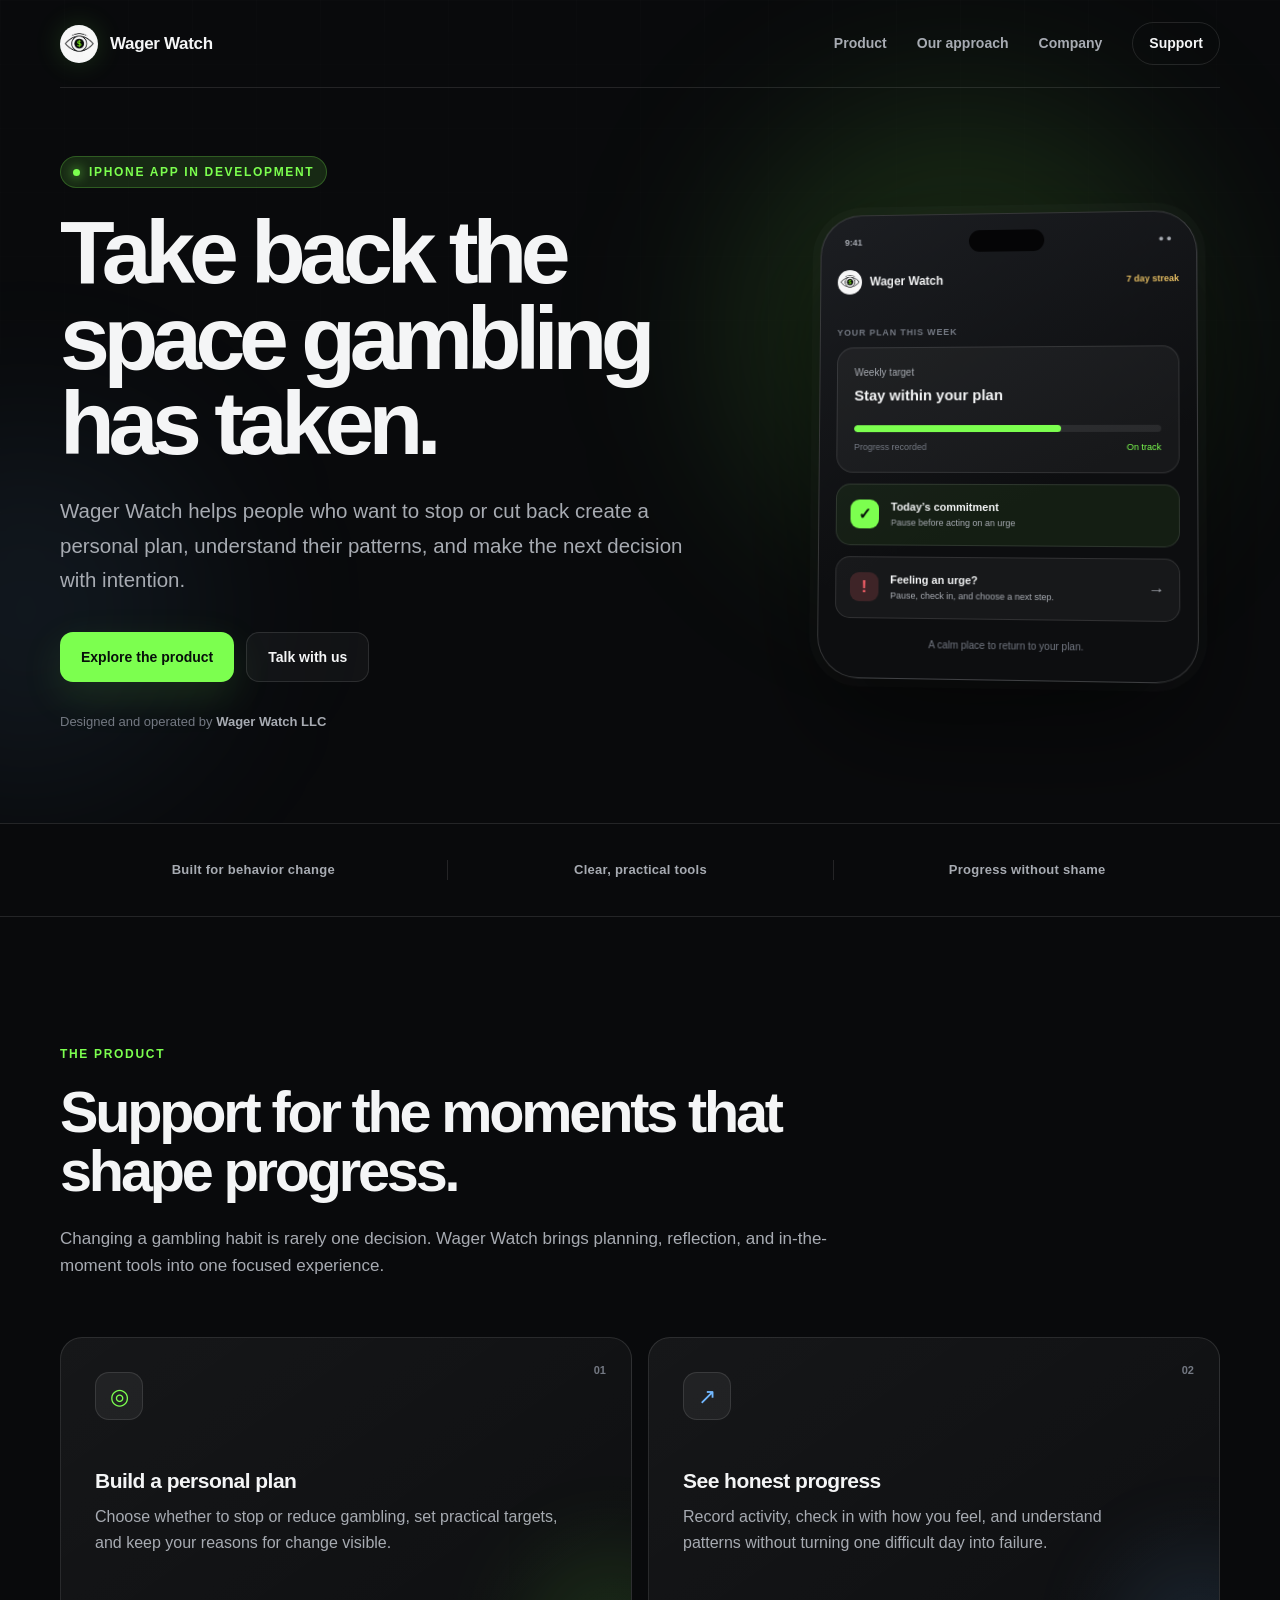
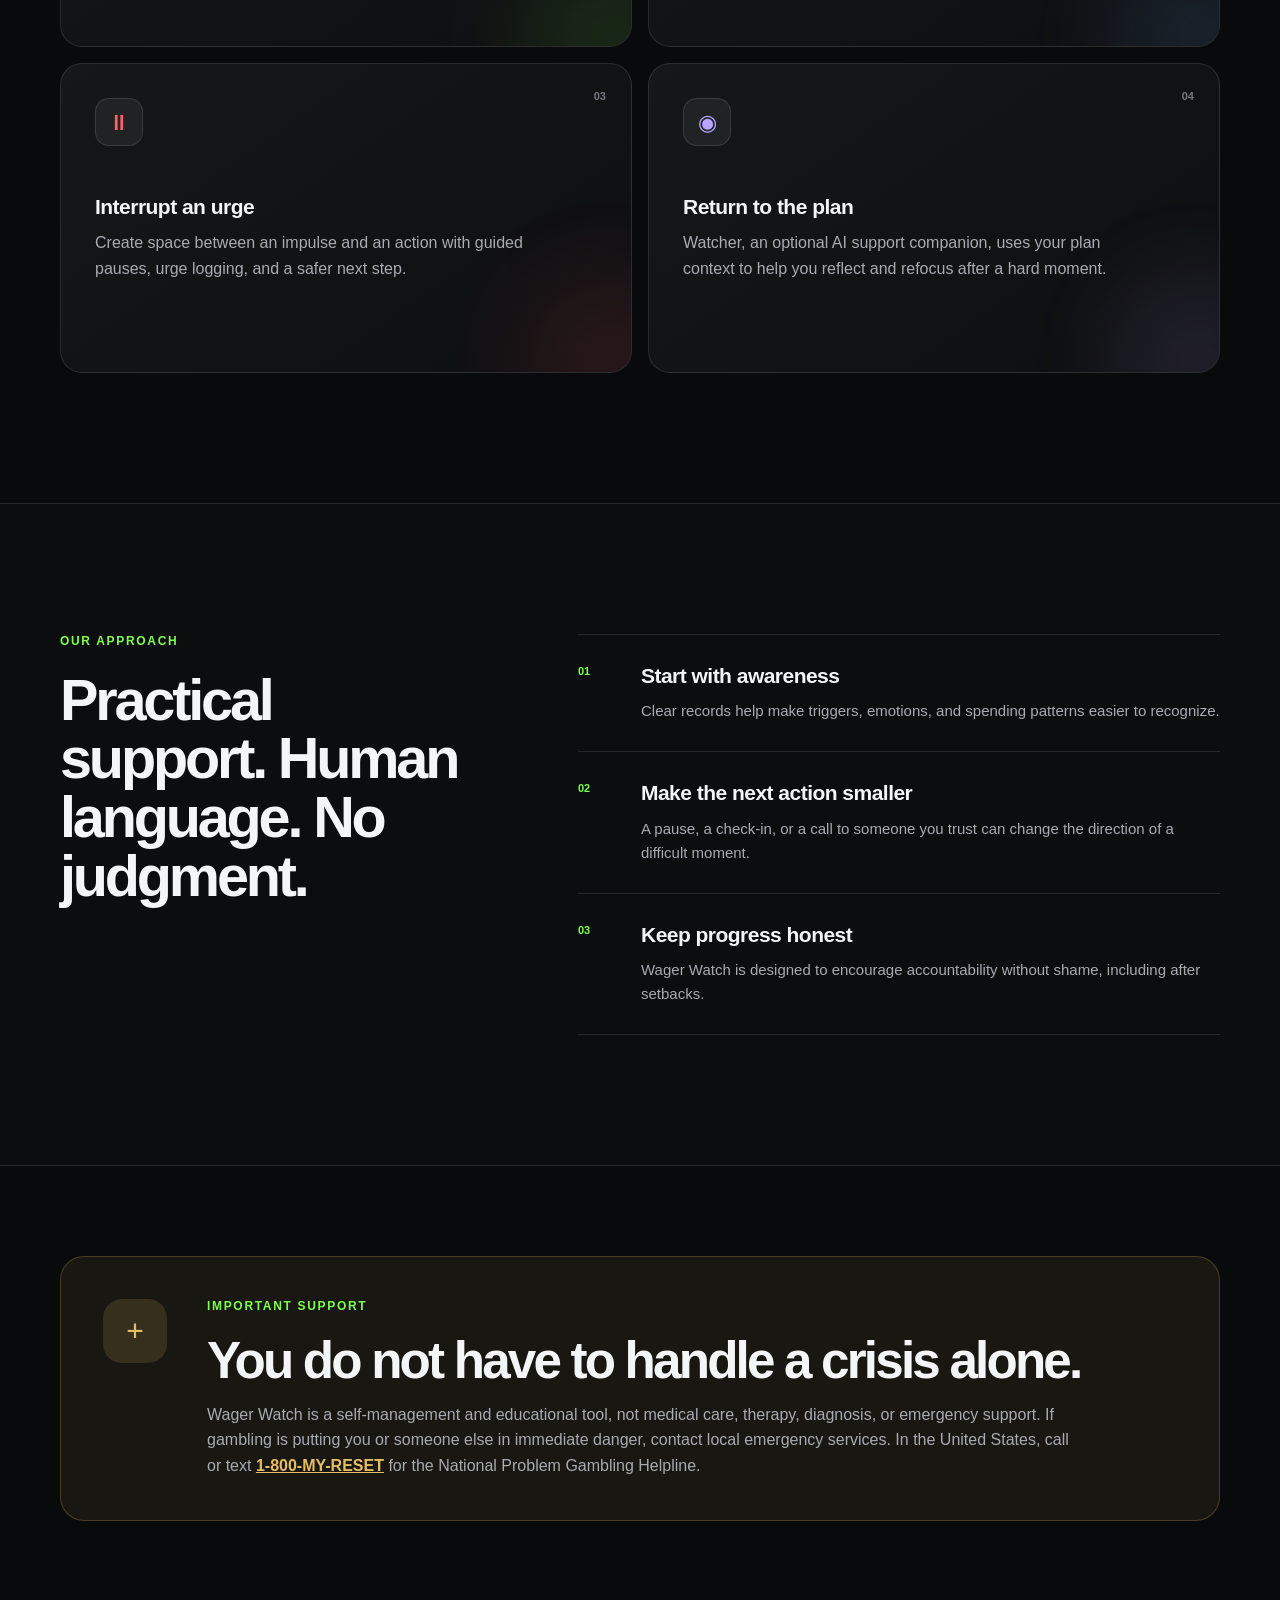
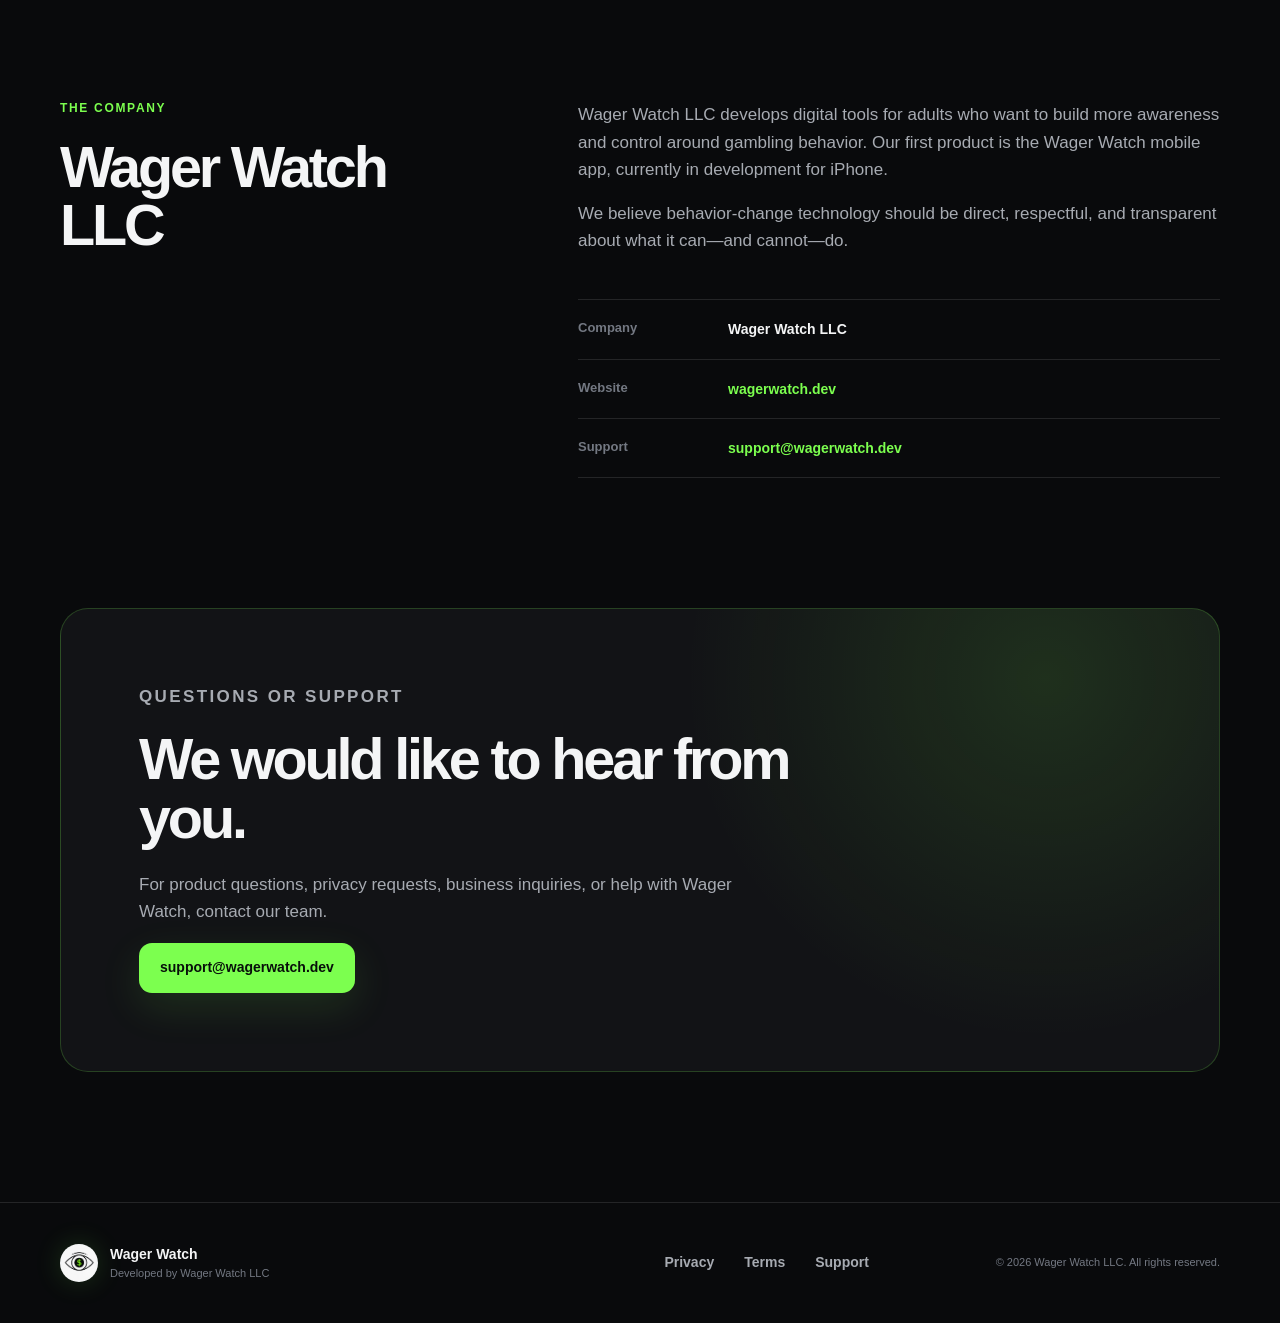
<file: index.html>
<!doctype html>
<html lang="en">
<head>
  <meta charset="utf-8">
  <meta name="viewport" content="width=device-width, initial-scale=1">
  <meta name="description" content="Wager Watch helps adults who want to stop or reduce gambling build a personal plan, track progress, and respond to urges with intention.">
  <meta name="theme-color" content="#090a0c">
  <meta property="og:title" content="Wager Watch — Take back control">
  <meta property="og:description" content="A personal plan and progress companion for people working to change their gambling habits.">
  <meta property="og:type" content="website">
  <meta property="og:url" content="https://wagerwatch.dev/">
  <title>Wager Watch — Take back control</title>
  <link rel="icon" href="wager-watch-logo.png?v=20260822" type="image/png">
  <link rel="stylesheet" href="styles.css?v=20261021-support">
  <script type="application/ld+json">
    {
      "@context": "https://schema.org",
      "@type": "Organization",
      "name": "Wager Watch LLC",
      "url": "https://wagerwatch.dev",
      "email": "support@wagerwatch.dev",
      "description": "Wager Watch LLC develops digital tools that help adults build awareness and control around gambling behavior."
    }
  </script>
</head>
<body>
  <a class="skip-link" href="#main">Skip to content</a>

  <header class="site-header">
    <div class="shell nav-wrap">
      <a class="brand" href="#top" aria-label="Wager Watch home">
        <span class="brand-mark" aria-hidden="true"><img src="wager-watch-logo.png?v=20260822" alt=""></span>
        <span>Wager Watch</span>
      </a>
      <nav aria-label="Primary navigation">
        <a href="#product">Product</a>
        <a href="#approach">Our approach</a>
        <a href="#company">Company</a>
        <a class="nav-contact" href="support.html">Support</a>
      </nav>
    </div>
  </header>

  <main id="main">
    <section class="hero" id="top">
      <div class="hero-glow hero-glow-one" aria-hidden="true"></div>
      <div class="hero-glow hero-glow-two" aria-hidden="true"></div>
      <div class="shell hero-grid">
        <div class="hero-copy">
          <p class="eyebrow"><span class="status-dot"></span> iPhone app in development</p>
          <h1>Take back the space gambling has taken.</h1>
          <p class="hero-lede">Wager Watch helps people who want to stop or cut back create a personal plan, understand their patterns, and make the next decision with intention.</p>
          <div class="hero-actions">
            <a class="button button-primary" href="#product">Explore the product</a>
            <a class="button button-secondary" href="mailto:support@wagerwatch.dev">Talk with us</a>
          </div>
          <p class="identity-line">Designed and operated by <strong>Wager Watch LLC</strong></p>
        </div>

        <div class="product-preview" aria-label="Illustration of the Wager Watch app dashboard">
          <div class="phone">
            <div class="phone-top"><span>9:41</span><span class="phone-island"></span><span>● ●</span></div>
            <div class="app-brand"><span class="mini-mark"><img src="wager-watch-logo.png?v=20260822" alt=""></span><span>Wager Watch</span><span class="streak">7 day streak</span></div>
            <p class="screen-label">YOUR PLAN THIS WEEK</p>
            <div class="plan-card">
              <div><span class="muted">Weekly target</span><strong>Stay within your plan</strong></div>
              <div class="progress-track"><span></span></div>
              <div class="plan-meta"><span>Progress recorded</span><span>On track</span></div>
            </div>
            <div class="check-card">
              <span class="check-icon">✓</span>
              <div><strong>Today’s commitment</strong><span>Pause before acting on an urge</span></div>
            </div>
            <div class="urge-card">
              <div class="urge-icon">!</div>
              <div><strong>Feeling an urge?</strong><span>Pause, check in, and choose a next step.</span></div>
              <span class="arrow">→</span>
            </div>
            <p class="preview-note">A calm place to return to your plan.</p>
          </div>
        </div>
      </div>
    </section>

    <section class="trust-strip" aria-label="Product principles">
      <div class="shell trust-grid">
        <span>Built for behavior change</span>
        <span>Clear, practical tools</span>
        <span>Progress without shame</span>
      </div>
    </section>

    <section class="section" id="product">
      <div class="shell">
        <div class="section-heading">
          <p class="kicker">The product</p>
          <h2>Support for the moments that shape progress.</h2>
          <p>Changing a gambling habit is rarely one decision. Wager Watch brings planning, reflection, and in-the-moment tools into one focused experience.</p>
        </div>
        <div class="feature-grid">
          <article class="feature-card feature-plan">
            <span class="feature-number">01</span>
            <div class="feature-icon" aria-hidden="true">◎</div>
            <h3>Build a personal plan</h3>
            <p>Choose whether to stop or reduce gambling, set practical targets, and keep your reasons for change visible.</p>
          </article>
          <article class="feature-card feature-track">
            <span class="feature-number">02</span>
            <div class="feature-icon" aria-hidden="true">↗</div>
            <h3>See honest progress</h3>
            <p>Record activity, check in with how you feel, and understand patterns without turning one difficult day into failure.</p>
          </article>
          <article class="feature-card feature-urge">
            <span class="feature-number">03</span>
            <div class="feature-icon" aria-hidden="true">⏸</div>
            <h3>Interrupt an urge</h3>
            <p>Create space between an impulse and an action with guided pauses, urge logging, and a safer next step.</p>
          </article>
          <article class="feature-card feature-watcher">
            <span class="feature-number">04</span>
            <div class="feature-icon" aria-hidden="true">◉</div>
            <h3>Return to the plan</h3>
            <p>Watcher, an optional AI support companion, uses your plan context to help you reflect and refocus after a hard moment.</p>
          </article>
        </div>
      </div>
    </section>

    <section class="section approach-section" id="approach">
      <div class="shell approach-grid">
        <div>
          <p class="kicker">Our approach</p>
          <h2>Practical support. Human language. No judgment.</h2>
        </div>
        <div class="principles">
          <article>
            <span>01</span>
            <div><h3>Start with awareness</h3><p>Clear records help make triggers, emotions, and spending patterns easier to recognize.</p></div>
          </article>
          <article>
            <span>02</span>
            <div><h3>Make the next action smaller</h3><p>A pause, a check-in, or a call to someone you trust can change the direction of a difficult moment.</p></div>
          </article>
          <article>
            <span>03</span>
            <div><h3>Keep progress honest</h3><p>Wager Watch is designed to encourage accountability without shame, including after setbacks.</p></div>
          </article>
        </div>
      </div>
    </section>

    <section class="section safety-section">
      <div class="shell safety-card">
        <div class="safety-mark" aria-hidden="true">+</div>
        <div>
          <p class="kicker">Important support</p>
          <h2>You do not have to handle a crisis alone.</h2>
          <p>Wager Watch is a self-management and educational tool, not medical care, therapy, diagnosis, or emergency support. If gambling is putting you or someone else in immediate danger, contact local emergency services. In the United States, call or text <a href="tel:18006973738">1-800-MY-RESET</a> for the National Problem Gambling Helpline.</p>
        </div>
      </div>
    </section>

    <section class="section company-section" id="company">
      <div class="shell company-grid">
        <div>
          <p class="kicker">The company</p>
          <h2>Wager Watch LLC</h2>
        </div>
        <div class="company-copy">
          <p>Wager Watch LLC develops digital tools for adults who want to build more awareness and control around gambling behavior. Our first product is the Wager Watch mobile app, currently in development for iPhone.</p>
          <p>We believe behavior-change technology should be direct, respectful, and transparent about what it can—and cannot—do.</p>
          <dl class="company-details">
            <div><dt>Company</dt><dd>Wager Watch LLC</dd></div>
            <div><dt>Website</dt><dd><a href="https://wagerwatch.dev">wagerwatch.dev</a></dd></div>
            <div><dt>Support</dt><dd><a href="mailto:support@wagerwatch.dev">support@wagerwatch.dev</a></dd></div>
          </dl>
        </div>
      </div>
    </section>

    <section class="contact-section">
      <div class="shell contact-card">
        <p class="kicker">Questions or support</p>
        <h2>We would like to hear from you.</h2>
        <p>For product questions, privacy requests, business inquiries, or help with Wager Watch, contact our team.</p>
        <a class="button button-primary" href="mailto:support@wagerwatch.dev">support@wagerwatch.dev</a>
      </div>
    </section>
  </main>

  <footer>
    <div class="shell footer-grid">
      <div class="footer-brand"><span class="brand-mark" aria-hidden="true"><img src="wager-watch-logo.png?v=20260822" alt=""></span><div><strong>Wager Watch</strong><span>Developed by Wager Watch LLC</span></div></div>
      <nav aria-label="Legal navigation">
        <a href="privacy.html">Privacy</a>
        <a href="terms.html">Terms</a>
        <a href="support.html">Support</a>
      </nav>
      <p>© 2026 Wager Watch LLC. All rights reserved.</p>
    </div>
  </footer>
</body>
</html>
</file>
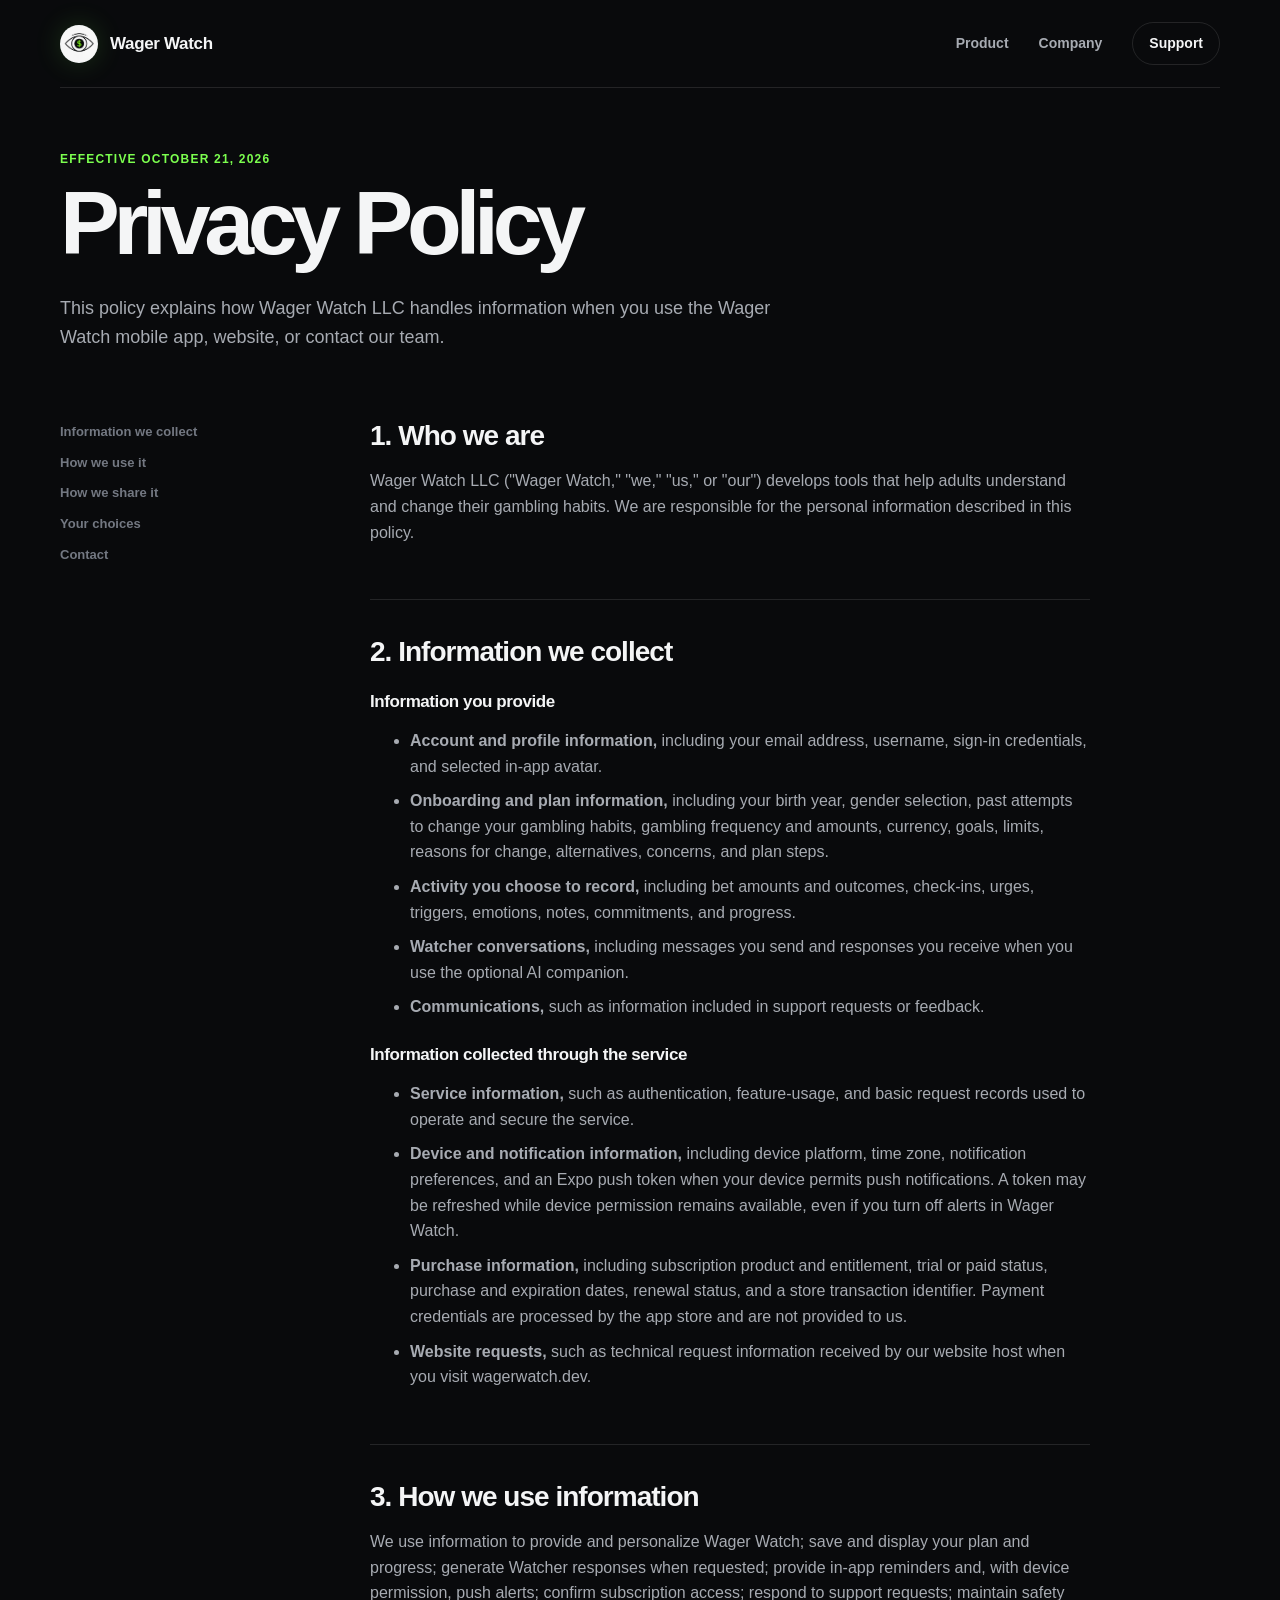
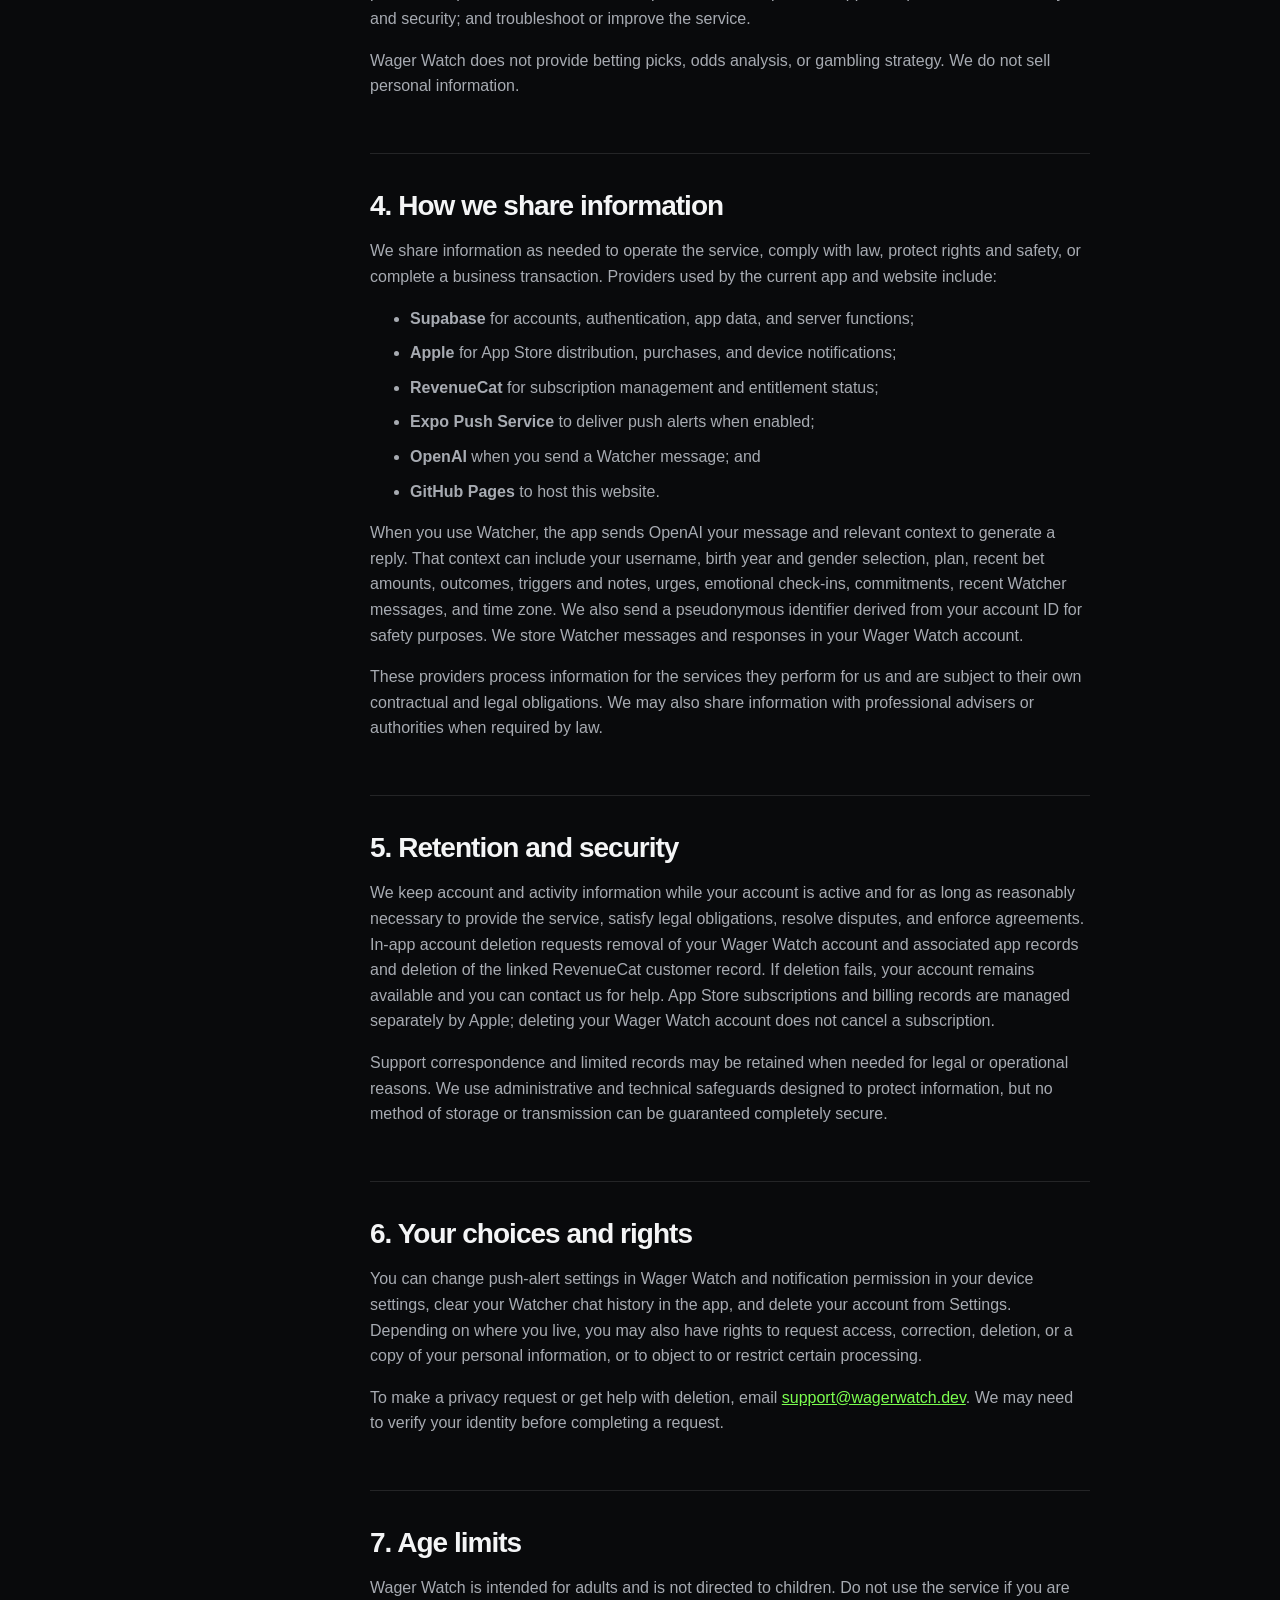
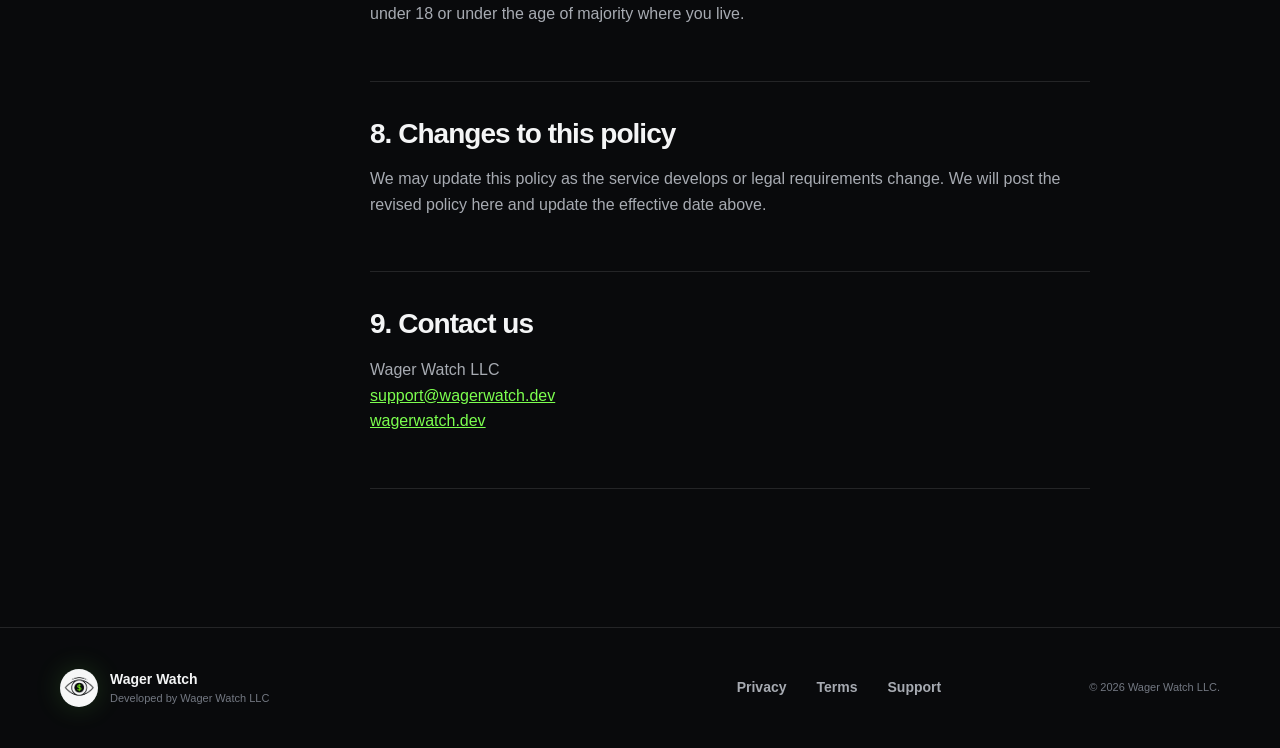
<file: privacy.html>
<!doctype html>
<html lang="en">
<head>
  <meta charset="utf-8">
  <meta name="viewport" content="width=device-width, initial-scale=1">
  <meta name="description" content="Wager Watch privacy policy.">
  <meta name="theme-color" content="#090a0c">
  <title>Privacy Policy — Wager Watch</title>
  <link rel="icon" href="wager-watch-logo.png?v=20260822" type="image/png">
  <link rel="stylesheet" href="styles.css?v=20261021-support">
</head>
<body>
  <a class="skip-link" href="#main">Skip to content</a>
  <header class="site-header">
    <div class="shell nav-wrap">
      <a class="brand" href="index.html" aria-label="Wager Watch home"><span class="brand-mark" aria-hidden="true"><img src="wager-watch-logo.png?v=20260822" alt=""></span><span>Wager Watch</span></a>
      <nav aria-label="Primary navigation"><a href="index.html#product">Product</a><a href="index.html#company">Company</a><a class="nav-contact" href="support.html">Support</a></nav>
    </div>
  </header>
  <main class="legal-main" id="main">
    <div class="shell">
      <header class="legal-header">
        <p class="legal-meta">Effective October 21, 2026</p>
        <h1>Privacy Policy</h1>
        <p>This policy explains how Wager Watch LLC handles information when you use the Wager Watch mobile app, website, or contact our team.</p>
      </header>
      <div class="legal-layout">
        <nav class="legal-nav" aria-label="Privacy policy sections"><a href="#collect">Information we collect</a><a href="#use">How we use it</a><a href="#share">How we share it</a><a href="#choices">Your choices</a><a href="#contact">Contact</a></nav>
        <div class="legal-content">
          <section id="overview"><h2>1. Who we are</h2><p>Wager Watch LLC ("Wager Watch," "we," "us," or "our") develops tools that help adults understand and change their gambling habits. We are responsible for the personal information described in this policy.</p></section>
          <section id="collect"><h2>2. Information we collect</h2><h3>Information you provide</h3><ul><li><strong>Account and profile information,</strong> including your email address, username, sign-in credentials, and selected in-app avatar.</li><li><strong>Onboarding and plan information,</strong> including your birth year, gender selection, past attempts to change your gambling habits, gambling frequency and amounts, currency, goals, limits, reasons for change, alternatives, concerns, and plan steps.</li><li><strong>Activity you choose to record,</strong> including bet amounts and outcomes, check-ins, urges, triggers, emotions, notes, commitments, and progress.</li><li><strong>Watcher conversations,</strong> including messages you send and responses you receive when you use the optional AI companion.</li><li><strong>Communications,</strong> such as information included in support requests or feedback.</li></ul><h3>Information collected through the service</h3><ul><li><strong>Service information,</strong> such as authentication, feature-usage, and basic request records used to operate and secure the service.</li><li><strong>Device and notification information,</strong> including device platform, time zone, notification preferences, and an Expo push token when your device permits push notifications. A token may be refreshed while device permission remains available, even if you turn off alerts in Wager Watch.</li><li><strong>Purchase information,</strong> including subscription product and entitlement, trial or paid status, purchase and expiration dates, renewal status, and a store transaction identifier. Payment credentials are processed by the app store and are not provided to us.</li><li><strong>Website requests,</strong> such as technical request information received by our website host when you visit wagerwatch.dev.</li></ul></section>
          <section id="use"><h2>3. How we use information</h2><p>We use information to provide and personalize Wager Watch; save and display your plan and progress; generate Watcher responses when requested; provide in-app reminders and, with device permission, push alerts; confirm subscription access; respond to support requests; maintain safety and security; and troubleshoot or improve the service.</p><p>Wager Watch does not provide betting picks, odds analysis, or gambling strategy. We do not sell personal information.</p></section>
          <section id="share"><h2>4. How we share information</h2><p>We share information as needed to operate the service, comply with law, protect rights and safety, or complete a business transaction. Providers used by the current app and website include:</p><ul><li><strong>Supabase</strong> for accounts, authentication, app data, and server functions;</li><li><strong>Apple</strong> for App Store distribution, purchases, and device notifications;</li><li><strong>RevenueCat</strong> for subscription management and entitlement status;</li><li><strong>Expo Push Service</strong> to deliver push alerts when enabled;</li><li><strong>OpenAI</strong> when you send a Watcher message; and</li><li><strong>GitHub Pages</strong> to host this website.</li></ul><p>When you use Watcher, the app sends OpenAI your message and relevant context to generate a reply. That context can include your username, birth year and gender selection, plan, recent bet amounts, outcomes, triggers and notes, urges, emotional check-ins, commitments, recent Watcher messages, and time zone. We also send a pseudonymous identifier derived from your account ID for safety purposes. We store Watcher messages and responses in your Wager Watch account.</p><p>These providers process information for the services they perform for us and are subject to their own contractual and legal obligations. We may also share information with professional advisers or authorities when required by law.</p></section>
          <section id="retention"><h2>5. Retention and security</h2><p>We keep account and activity information while your account is active and for as long as reasonably necessary to provide the service, satisfy legal obligations, resolve disputes, and enforce agreements. In-app account deletion requests removal of your Wager Watch account and associated app records and deletion of the linked RevenueCat customer record. If deletion fails, your account remains available and you can contact us for help. App Store subscriptions and billing records are managed separately by Apple; deleting your Wager Watch account does not cancel a subscription.</p><p>Support correspondence and limited records may be retained when needed for legal or operational reasons. We use administrative and technical safeguards designed to protect information, but no method of storage or transmission can be guaranteed completely secure.</p></section>
          <section id="choices"><h2>6. Your choices and rights</h2><p>You can change push-alert settings in Wager Watch and notification permission in your device settings, clear your Watcher chat history in the app, and delete your account from Settings. Depending on where you live, you may also have rights to request access, correction, deletion, or a copy of your personal information, or to object to or restrict certain processing.</p><p>To make a privacy request or get help with deletion, email <a href="mailto:support@wagerwatch.dev">support@wagerwatch.dev</a>. We may need to verify your identity before completing a request.</p></section>
          <section id="age"><h2>7. Age limits</h2><p>Wager Watch is intended for adults and is not directed to children. Do not use the service if you are under 18 or under the age of majority where you live.</p></section>
          <section id="changes"><h2>8. Changes to this policy</h2><p>We may update this policy as the service develops or legal requirements change. We will post the revised policy here and update the effective date above.</p></section>
          <section id="contact"><h2>9. Contact us</h2><p>Wager Watch LLC<br><a href="mailto:support@wagerwatch.dev">support@wagerwatch.dev</a><br><a href="https://wagerwatch.dev">wagerwatch.dev</a></p></section>
        </div>
      </div>
    </div>
  </main>
  <footer><div class="shell footer-grid"><div class="footer-brand"><span class="brand-mark" aria-hidden="true"><img src="wager-watch-logo.png?v=20260822" alt=""></span><div><strong>Wager Watch</strong><span>Developed by Wager Watch LLC</span></div></div><nav aria-label="Legal navigation"><a href="privacy.html">Privacy</a><a href="terms.html">Terms</a><a href="support.html">Support</a></nav><p>© 2026 Wager Watch LLC.</p></div></footer>
</body>
</html>
</file>
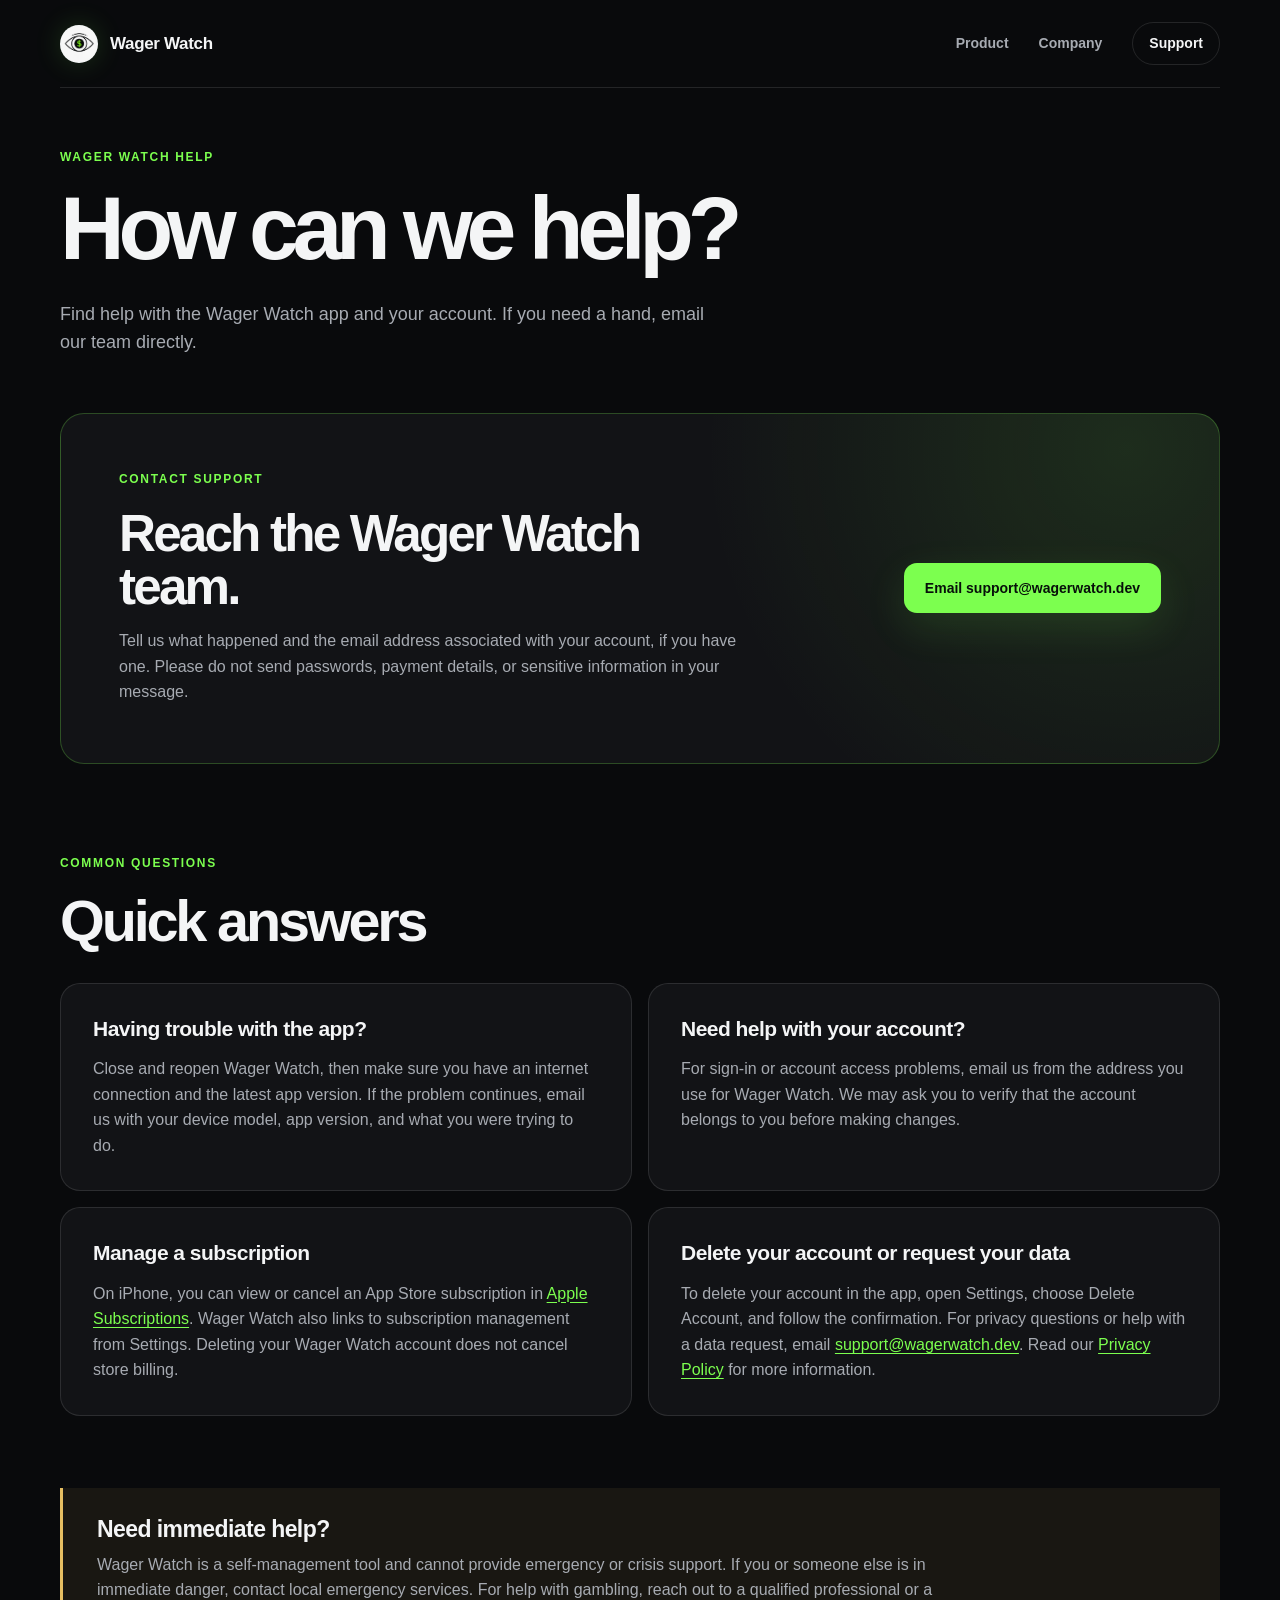
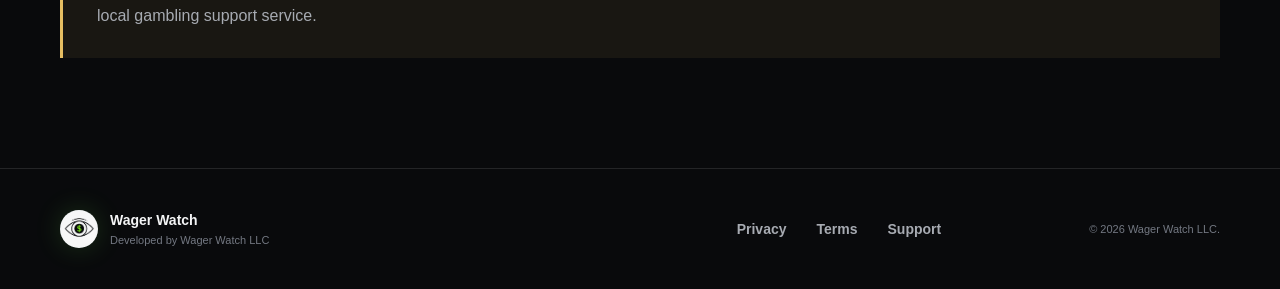
<file: support.html>
<!doctype html>
<html lang="en">
<head>
  <meta charset="utf-8">
  <meta name="viewport" content="width=device-width, initial-scale=1">
  <meta name="description" content="Get help with the Wager Watch app, your account, subscriptions, and privacy requests.">
  <meta name="theme-color" content="#090a0c">
  <meta property="og:title" content="Support — Wager Watch">
  <meta property="og:description" content="Help with the Wager Watch app, account, subscriptions, and privacy requests.">
  <meta property="og:type" content="website">
  <meta property="og:url" content="https://wagerwatch.dev/support.html">
  <title>Support — Wager Watch</title>
  <link rel="canonical" href="https://wagerwatch.dev/support.html">
  <link rel="icon" href="wager-watch-logo.png?v=20260822" type="image/png">
  <link rel="stylesheet" href="styles.css?v=20261021-support">
</head>
<body>
  <a class="skip-link" href="#main">Skip to content</a>
  <header class="site-header">
    <div class="shell nav-wrap">
      <a class="brand" href="index.html" aria-label="Wager Watch home"><span class="brand-mark" aria-hidden="true"><img src="wager-watch-logo.png?v=20260822" alt=""></span><span>Wager Watch</span></a>
      <nav aria-label="Primary navigation"><a href="index.html#product">Product</a><a href="index.html#company">Company</a><a class="nav-contact" href="support.html" aria-current="page">Support</a></nav>
    </div>
  </header>

  <main class="support-main" id="main">
    <div class="shell">
      <header class="support-header">
        <p class="kicker">Wager Watch help</p>
        <h1>How can we help?</h1>
        <p>Find help with the Wager Watch app and your account. If you need a hand, email our team directly.</p>
      </header>

      <section class="support-contact" aria-labelledby="contact-title">
        <div>
          <p class="kicker">Contact support</p>
          <h2 id="contact-title">Reach the Wager Watch team.</h2>
          <p>Tell us what happened and the email address associated with your account, if you have one. Please do not send passwords, payment details, or sensitive information in your message.</p>
        </div>
        <a class="button button-primary" href="mailto:support@wagerwatch.dev?subject=Wager%20Watch%20support">Email support@wagerwatch.dev</a>
      </section>

      <section class="support-help" aria-labelledby="help-title">
        <div class="support-section-heading">
          <p class="kicker">Common questions</p>
          <h2 id="help-title">Quick answers</h2>
        </div>
        <div class="support-grid">
          <article class="support-card">
            <h3>Having trouble with the app?</h3>
            <p>Close and reopen Wager Watch, then make sure you have an internet connection and the latest app version. If the problem continues, email us with your device model, app version, and what you were trying to do.</p>
          </article>
          <article class="support-card">
            <h3>Need help with your account?</h3>
            <p>For sign-in or account access problems, email us from the address you use for Wager Watch. We may ask you to verify that the account belongs to you before making changes.</p>
          </article>
          <article class="support-card">
            <h3>Manage a subscription</h3>
            <p>On iPhone, you can view or cancel an App Store subscription in <a href="https://apps.apple.com/account/subscriptions">Apple Subscriptions</a>. Wager Watch also links to subscription management from Settings. Deleting your Wager Watch account does not cancel store billing.</p>
          </article>
          <article class="support-card">
            <h3>Delete your account or request your data</h3>
            <p>To delete your account in the app, open Settings, choose Delete Account, and follow the confirmation. For privacy questions or help with a data request, email <a href="mailto:support@wagerwatch.dev?subject=Wager%20Watch%20privacy%20request">support@wagerwatch.dev</a>. Read our <a href="privacy.html">Privacy Policy</a> for more information.</p>
          </article>
        </div>
      </section>

      <aside class="support-safety" aria-label="Immediate help">
        <h2>Need immediate help?</h2>
        <p>Wager Watch is a self-management tool and cannot provide emergency or crisis support. If you or someone else is in immediate danger, contact local emergency services. For help with gambling, reach out to a qualified professional or a local gambling support service.</p>
      </aside>
    </div>
  </main>

  <footer>
    <div class="shell footer-grid">
      <div class="footer-brand"><span class="brand-mark" aria-hidden="true"><img src="wager-watch-logo.png?v=20260822" alt=""></span><div><strong>Wager Watch</strong><span>Developed by Wager Watch LLC</span></div></div>
      <nav aria-label="Footer navigation"><a href="privacy.html">Privacy</a><a href="terms.html">Terms</a><a href="support.html" aria-current="page">Support</a></nav>
      <p>© 2026 Wager Watch LLC.</p>
    </div>
  </footer>
</body>
</html>
</file>
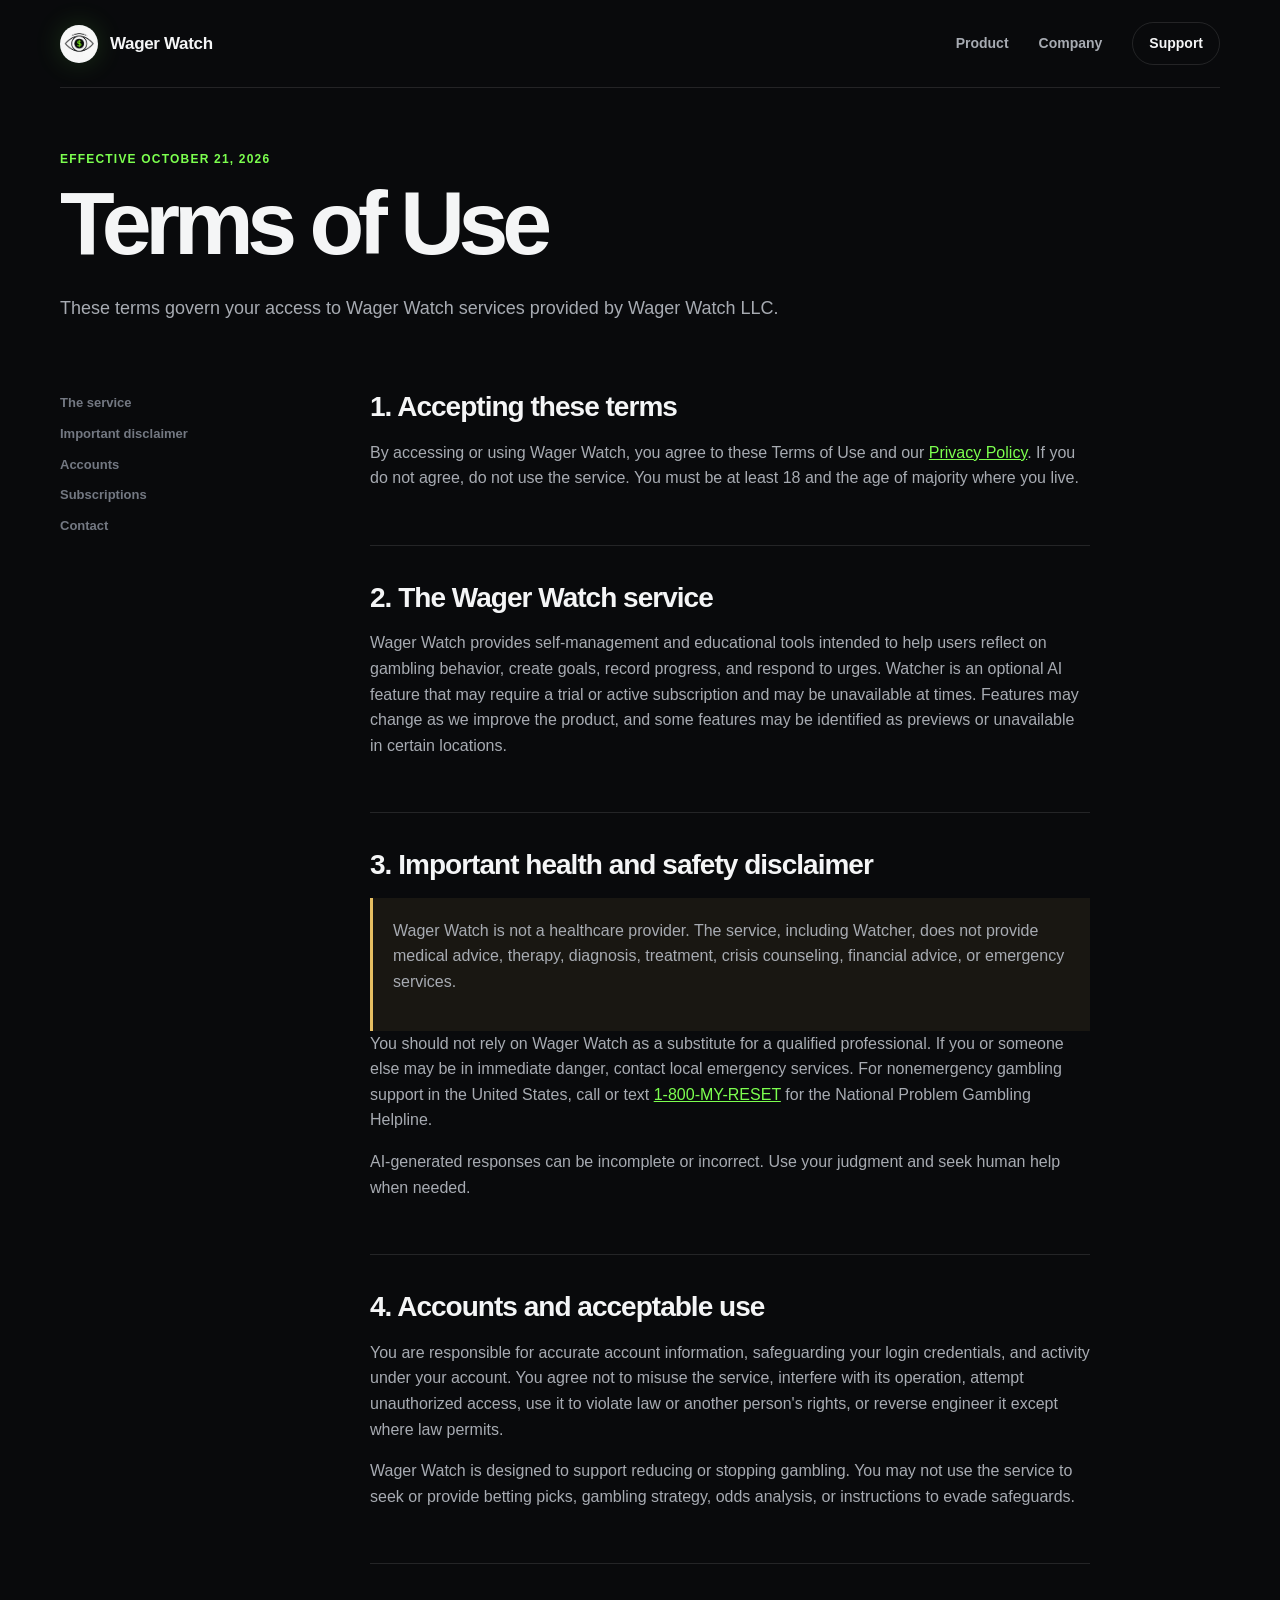
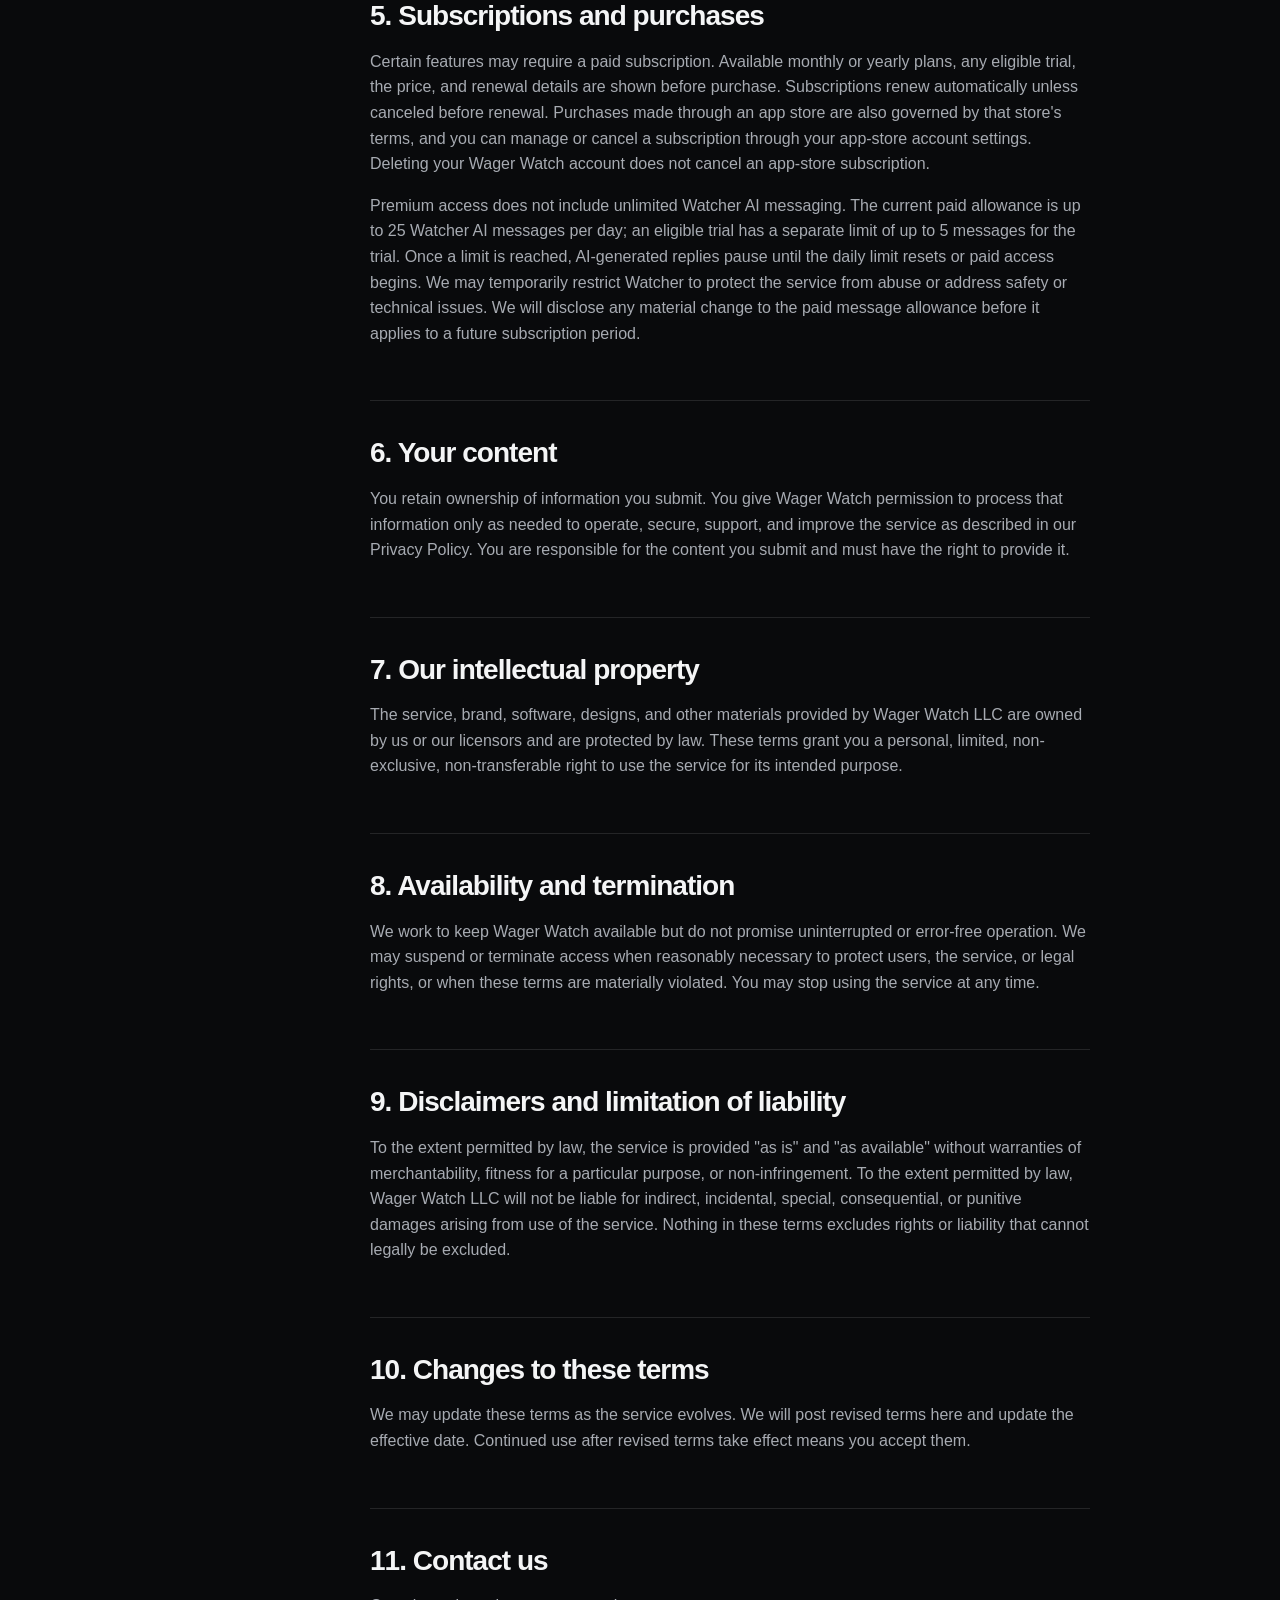
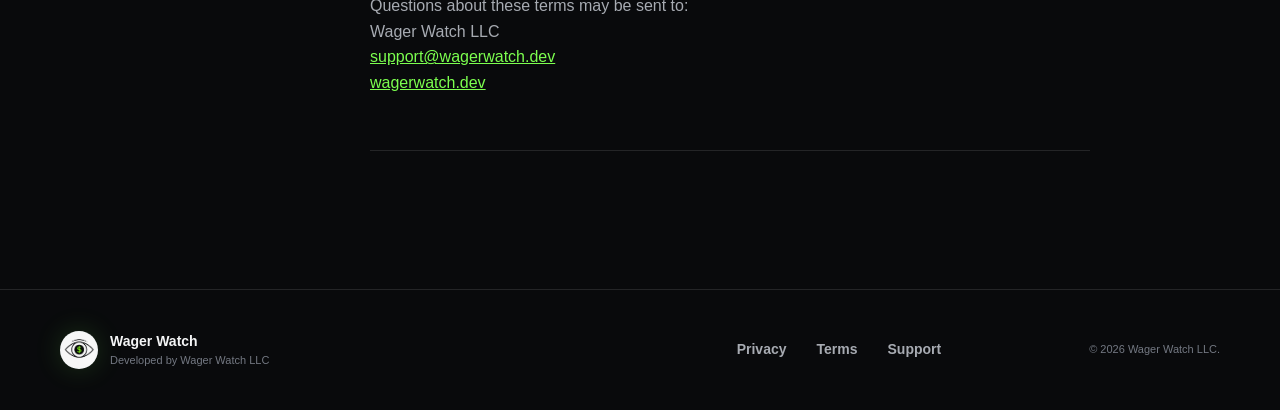
<file: terms.html>
<!doctype html>
<html lang="en">
<head>
  <meta charset="utf-8">
  <meta name="viewport" content="width=device-width, initial-scale=1">
  <meta name="description" content="Wager Watch terms of use.">
  <meta name="theme-color" content="#090a0c">
  <title>Terms of Use — Wager Watch</title>
  <link rel="icon" href="wager-watch-logo.png?v=20260822" type="image/png">
  <link rel="stylesheet" href="styles.css?v=20261021-support">
</head>
<body>
  <a class="skip-link" href="#main">Skip to content</a>
  <header class="site-header"><div class="shell nav-wrap"><a class="brand" href="index.html" aria-label="Wager Watch home"><span class="brand-mark" aria-hidden="true"><img src="wager-watch-logo.png?v=20260822" alt=""></span><span>Wager Watch</span></a><nav aria-label="Primary navigation"><a href="index.html#product">Product</a><a href="index.html#company">Company</a><a class="nav-contact" href="support.html">Support</a></nav></div></header>
  <main class="legal-main" id="main">
    <div class="shell">
      <header class="legal-header"><p class="legal-meta">Effective October 21, 2026</p><h1>Terms of Use</h1><p>These terms govern your access to Wager Watch services provided by Wager Watch LLC.</p></header>
      <div class="legal-layout">
        <nav class="legal-nav" aria-label="Terms sections"><a href="#service">The service</a><a href="#health">Important disclaimer</a><a href="#accounts">Accounts</a><a href="#subscriptions">Subscriptions</a><a href="#contact">Contact</a></nav>
        <div class="legal-content">
          <section id="acceptance"><h2>1. Accepting these terms</h2><p>By accessing or using Wager Watch, you agree to these Terms of Use and our <a href="privacy.html">Privacy Policy</a>. If you do not agree, do not use the service. You must be at least 18 and the age of majority where you live.</p></section>
          <section id="service"><h2>2. The Wager Watch service</h2><p>Wager Watch provides self-management and educational tools intended to help users reflect on gambling behavior, create goals, record progress, and respond to urges. Watcher is an optional AI feature that may require a trial or active subscription and may be unavailable at times. Features may change as we improve the product, and some features may be identified as previews or unavailable in certain locations.</p></section>
          <section id="health"><h2>3. Important health and safety disclaimer</h2><div class="notice"><p>Wager Watch is not a healthcare provider. The service, including Watcher, does not provide medical advice, therapy, diagnosis, treatment, crisis counseling, financial advice, or emergency services.</p></div><p>You should not rely on Wager Watch as a substitute for a qualified professional. If you or someone else may be in immediate danger, contact local emergency services. For nonemergency gambling support in the United States, call or text <a href="tel:18006973738">1-800-MY-RESET</a> for the National Problem Gambling Helpline.</p><p>AI-generated responses can be incomplete or incorrect. Use your judgment and seek human help when needed.</p></section>
          <section id="accounts"><h2>4. Accounts and acceptable use</h2><p>You are responsible for accurate account information, safeguarding your login credentials, and activity under your account. You agree not to misuse the service, interfere with its operation, attempt unauthorized access, use it to violate law or another person's rights, or reverse engineer it except where law permits.</p><p>Wager Watch is designed to support reducing or stopping gambling. You may not use the service to seek or provide betting picks, gambling strategy, odds analysis, or instructions to evade safeguards.</p></section>
          <section id="subscriptions"><h2>5. Subscriptions and purchases</h2><p>Certain features may require a paid subscription. Available monthly or yearly plans, any eligible trial, the price, and renewal details are shown before purchase. Subscriptions renew automatically unless canceled before renewal. Purchases made through an app store are also governed by that store's terms, and you can manage or cancel a subscription through your app-store account settings. Deleting your Wager Watch account does not cancel an app-store subscription.</p><p>Premium access does not include unlimited Watcher AI messaging. The current paid allowance is up to 25 Watcher AI messages per day; an eligible trial has a separate limit of up to 5 messages for the trial. Once a limit is reached, AI-generated replies pause until the daily limit resets or paid access begins. We may temporarily restrict Watcher to protect the service from abuse or address safety or technical issues. We will disclose any material change to the paid message allowance before it applies to a future subscription period.</p></section>
          <section id="content"><h2>6. Your content</h2><p>You retain ownership of information you submit. You give Wager Watch permission to process that information only as needed to operate, secure, support, and improve the service as described in our Privacy Policy. You are responsible for the content you submit and must have the right to provide it.</p></section>
          <section id="ownership"><h2>7. Our intellectual property</h2><p>The service, brand, software, designs, and other materials provided by Wager Watch LLC are owned by us or our licensors and are protected by law. These terms grant you a personal, limited, non-exclusive, non-transferable right to use the service for its intended purpose.</p></section>
          <section id="availability"><h2>8. Availability and termination</h2><p>We work to keep Wager Watch available but do not promise uninterrupted or error-free operation. We may suspend or terminate access when reasonably necessary to protect users, the service, or legal rights, or when these terms are materially violated. You may stop using the service at any time.</p></section>
          <section id="liability"><h2>9. Disclaimers and limitation of liability</h2><p>To the extent permitted by law, the service is provided "as is" and "as available" without warranties of merchantability, fitness for a particular purpose, or non-infringement. To the extent permitted by law, Wager Watch LLC will not be liable for indirect, incidental, special, consequential, or punitive damages arising from use of the service. Nothing in these terms excludes rights or liability that cannot legally be excluded.</p></section>
          <section id="changes"><h2>10. Changes to these terms</h2><p>We may update these terms as the service evolves. We will post revised terms here and update the effective date. Continued use after revised terms take effect means you accept them.</p></section>
          <section id="contact"><h2>11. Contact us</h2><p>Questions about these terms may be sent to:<br>Wager Watch LLC<br><a href="mailto:support@wagerwatch.dev">support@wagerwatch.dev</a><br><a href="https://wagerwatch.dev">wagerwatch.dev</a></p></section>
        </div>
      </div>
    </div>
  </main>
  <footer><div class="shell footer-grid"><div class="footer-brand"><span class="brand-mark" aria-hidden="true"><img src="wager-watch-logo.png?v=20260822" alt=""></span><div><strong>Wager Watch</strong><span>Developed by Wager Watch LLC</span></div></div><nav aria-label="Legal navigation"><a href="privacy.html">Privacy</a><a href="terms.html">Terms</a><a href="support.html">Support</a></nav><p>© 2026 Wager Watch LLC.</p></div></footer>
</body>
</html>
</file>
<file: styles.css>
:root {
  --bg: #090a0c;
  --surface: #121316;
  --surface-raised: #1a1c20;
  --text: #f4f5f6;
  --muted: #a7abb2;
  --subtle: #737882;
  --line: rgba(255, 255, 255, 0.11);
  --lime: #7cff4f;
  --lime-soft: rgba(124, 255, 79, 0.13);
  --blue: #72b8ff;
  --lavender: #b7a5ff;
  --amber: #e6be62;
  --red: #ff626b;
  --shell: 1160px;
}

* { box-sizing: border-box; }
html { scroll-behavior: smooth; }
body {
  margin: 0;
  background: var(--bg);
  color: var(--text);
  font-family: Inter, ui-sans-serif, -apple-system, BlinkMacSystemFont, "Segoe UI", sans-serif;
  font-size: 16px;
  line-height: 1.6;
  -webkit-font-smoothing: antialiased;
}
a { color: inherit; }
.shell { width: min(var(--shell), calc(100% - 48px)); margin-inline: auto; }
.skip-link { position: fixed; left: 16px; top: -80px; z-index: 100; padding: 12px 18px; background: var(--lime); color: #07100a; border-radius: 10px; font-weight: 800; }
.skip-link:focus { top: 16px; }

.site-header { position: absolute; inset: 0 0 auto; z-index: 10; }
.nav-wrap { height: 88px; display: flex; align-items: center; justify-content: space-between; border-bottom: 1px solid var(--line); }
.brand { display: flex; align-items: center; gap: 12px; color: var(--text); text-decoration: none; font-size: 17px; font-weight: 760; letter-spacing: -0.02em; }
.brand-mark { width: 38px; height: 38px; display: inline-grid; place-items: center; overflow: hidden; border: 1px solid rgba(255,255,255,.18); border-radius: 50%; background: var(--text); box-shadow: 0 0 28px rgba(124, 255, 79, 0.16); }
.brand-mark img { width: 34px; height: 34px; display: block; object-fit: contain; }
nav { display: flex; align-items: center; gap: 30px; }
nav a { color: var(--muted); text-decoration: none; font-size: 14px; font-weight: 650; transition: color .2s ease; }
nav a:hover, nav a:focus-visible { color: var(--text); }
.nav-contact { padding: 9px 16px; border: 1px solid var(--line); border-radius: 999px; color: var(--text); }

.hero { position: relative; min-height: 820px; padding: 156px 0 90px; overflow: hidden; border-bottom: 1px solid var(--line); }
.hero::before { content: ""; position: absolute; inset: 0; pointer-events: none; opacity: .2; background-image: linear-gradient(rgba(255,255,255,.045) 1px, transparent 1px), linear-gradient(90deg, rgba(255,255,255,.045) 1px, transparent 1px); background-size: 64px 64px; mask-image: linear-gradient(to bottom, black, transparent 86%); }
.hero-glow { position: absolute; border-radius: 50%; filter: blur(90px); pointer-events: none; }
.hero-glow-one { width: 460px; height: 460px; right: 7%; top: 12%; background: rgba(124, 255, 79, .13); }
.hero-glow-two { width: 360px; height: 360px; left: -12%; bottom: 4%; background: rgba(114, 184, 255, .08); }
.hero-grid { position: relative; display: grid; grid-template-columns: minmax(0, 1.1fr) minmax(360px, .75fr); align-items: center; gap: clamp(50px, 8vw, 120px); }
.eyebrow, .kicker { margin: 0 0 22px; color: var(--lime); font-size: 12px; line-height: 1.2; font-weight: 850; letter-spacing: .14em; text-transform: uppercase; }
.eyebrow { display: inline-flex; align-items: center; gap: 9px; padding: 8px 12px; border: 1px solid rgba(124,255,79,.24); border-radius: 999px; background: var(--lime-soft); }
.status-dot { width: 7px; height: 7px; border-radius: 50%; background: var(--lime); box-shadow: 0 0 12px var(--lime); }
h1, h2, h3, p { margin-top: 0; }
h1 { max-width: 750px; margin-bottom: 28px; font-size: clamp(3.5rem, 7vw, 6.55rem); line-height: .95; letter-spacing: -.07em; font-weight: 830; }
h2 { margin-bottom: 24px; font-size: clamp(2.25rem, 4.5vw, 4.4rem); line-height: 1.02; letter-spacing: -.055em; }
h3 { margin-bottom: 10px; font-size: 21px; line-height: 1.25; letter-spacing: -.025em; }
.hero-lede { max-width: 650px; margin-bottom: 34px; color: var(--muted); font-size: clamp(1.08rem, 2vw, 1.28rem); line-height: 1.7; }
.hero-actions { display: flex; flex-wrap: wrap; gap: 12px; }
.button { display: inline-flex; align-items: center; justify-content: center; min-height: 50px; padding: 0 21px; border-radius: 13px; text-decoration: none; font-size: 14px; font-weight: 800; transition: transform .2s ease, border-color .2s ease, background .2s ease; }
.button:hover { transform: translateY(-2px); }
.button-primary { background: var(--lime); color: #07100a; box-shadow: 0 14px 42px rgba(124,255,79,.12); }
.button-secondary { border: 1px solid var(--line); background: rgba(255,255,255,.04); }
.identity-line { margin: 30px 0 0; color: var(--subtle); font-size: 13px; }
.identity-line strong { color: var(--muted); }

.product-preview { perspective: 1000px; }
.phone { width: min(380px, 100%); margin-inline: auto; padding: 13px 17px 25px; border: 1px solid rgba(255,255,255,.17); border-radius: 42px; background: linear-gradient(155deg, #1c1e22, #0d0e10 60%); box-shadow: 0 50px 120px rgba(0,0,0,.55), 0 0 0 8px rgba(255,255,255,.025); transform: rotateY(-4deg) rotateX(2deg); }
.phone-top { display: grid; grid-template-columns: 1fr 1fr 1fr; align-items: center; padding: 3px 7px 17px; color: var(--muted); font-size: 9px; font-weight: 800; }
.phone-top > :last-child { text-align: right; }
.phone-island { width: 76px; height: 22px; margin-inline: auto; border-radius: 20px; background: #050506; }
.app-brand { display: flex; align-items: center; gap: 8px; margin-bottom: 32px; font-size: 12px; font-weight: 800; }
.mini-mark { width: 25px; height: 25px; display: grid; place-items: center; overflow: hidden; border-radius: 50%; background: var(--text); }
.mini-mark img { width: 23px; height: 23px; display: block; object-fit: contain; }
.streak { margin-left: auto; color: var(--amber); font-size: 9px; }
.screen-label { margin-bottom: 8px; color: var(--subtle); font-size: 9px; font-weight: 850; letter-spacing: .1em; }
.plan-card, .check-card, .urge-card { border: 1px solid var(--line); background: rgba(255,255,255,.045); }
.plan-card { padding: 17px; border-radius: 17px; }
.plan-card > div:first-child { display: flex; flex-direction: column; }
.muted { color: var(--muted); font-size: 10px; }
.plan-card strong { margin-top: 3px; font-size: 15px; }
.progress-track { height: 7px; margin: 18px 0 8px; overflow: hidden; border-radius: 99px; background: rgba(255,255,255,.08); }
.progress-track span { display: block; width: 68%; height: 100%; border-radius: inherit; background: var(--lime); }
.plan-meta { display: flex; justify-content: space-between; color: var(--subtle); font-size: 9px; }
.plan-meta span:last-child { color: var(--lime); }
.check-card, .urge-card { display: flex; align-items: center; gap: 12px; margin-top: 11px; padding: 14px; border-radius: 15px; }
.check-card { background: rgba(124,255,79,.065); }
.check-icon, .urge-icon { flex: 0 0 auto; width: 29px; height: 29px; display: grid; place-items: center; border-radius: 9px; font-weight: 900; }
.check-icon { background: var(--lime); color: #07100a; }
.urge-icon { background: rgba(255,98,107,.17); color: var(--red); }
.check-card div, .urge-card div:nth-child(2) { display: flex; flex-direction: column; }
.check-card strong, .urge-card strong { font-size: 11px; }
.check-card div span, .urge-card div span { color: var(--muted); font-size: 9px; }
.arrow { margin-left: auto; color: var(--muted); }
.preview-note { margin: 18px 0 0; color: var(--subtle); font-size: 10px; text-align: center; }

.trust-strip { border-bottom: 1px solid var(--line); }
.trust-grid { min-height: 92px; display: grid; grid-template-columns: repeat(3, 1fr); align-items: center; }
.trust-grid span { color: var(--muted); font-size: 13px; font-weight: 750; letter-spacing: .02em; text-align: center; }
.trust-grid span + span { border-left: 1px solid var(--line); }
.section { padding: 130px 0; }
.section-heading { max-width: 800px; margin-bottom: 58px; }
.section-heading > p:last-child, .company-copy > p, .principles p, .contact-card > p { color: var(--muted); font-size: 17px; }
.feature-grid { display: grid; grid-template-columns: repeat(2, 1fr); gap: 16px; }
.feature-card { position: relative; min-height: 310px; padding: 34px; overflow: hidden; border: 1px solid var(--line); border-radius: 22px; background: linear-gradient(145deg, rgba(255,255,255,.055), rgba(255,255,255,.022)); }
.feature-card::after { content: ""; position: absolute; width: 180px; height: 180px; right: -70px; bottom: -80px; border-radius: 50%; filter: blur(45px); opacity: .11; }
.feature-plan::after { background: var(--lime); }
.feature-track::after { background: var(--blue); }
.feature-urge::after { background: var(--red); }
.feature-watcher::after { background: var(--lavender); }
.feature-number { position: absolute; right: 25px; top: 24px; color: var(--subtle); font-size: 11px; font-weight: 800; }
.feature-icon { width: 48px; height: 48px; display: grid; place-items: center; margin-bottom: 48px; border: 1px solid var(--line); border-radius: 14px; background: rgba(255,255,255,.055); color: var(--lime); font-size: 22px; }
.feature-track .feature-icon { color: var(--blue); }
.feature-urge .feature-icon { color: var(--red); }
.feature-watcher .feature-icon { color: var(--lavender); }
.feature-card p { max-width: 470px; margin-bottom: 0; color: var(--muted); }

.approach-section { border-block: 1px solid var(--line); background: #0c0d0f; }
.approach-grid { display: grid; grid-template-columns: .8fr 1.2fr; gap: 90px; }
.principles article { display: grid; grid-template-columns: 45px 1fr; gap: 18px; padding: 28px 0; border-top: 1px solid var(--line); }
.principles article:last-child { border-bottom: 1px solid var(--line); }
.principles article > span { color: var(--lime); font-size: 11px; font-weight: 850; }
.principles p { margin-bottom: 0; font-size: 15px; }

.safety-section { padding-block: 90px; }
.safety-card { display: grid; grid-template-columns: 76px 1fr; gap: 28px; padding: 42px; border: 1px solid rgba(230,190,98,.23); border-radius: 24px; background: rgba(230,190,98,.07); }
.safety-mark { width: 64px; height: 64px; display: grid; place-items: center; border-radius: 19px; background: rgba(230,190,98,.14); color: var(--amber); font-size: 30px; }
.safety-card h2 { margin-bottom: 14px; font-size: clamp(2rem, 4vw, 3.3rem); }
.safety-card p:last-child { max-width: 870px; margin-bottom: 0; color: var(--muted); }
.safety-card a { color: var(--amber); font-weight: 800; }

.company-section { padding-top: 90px; }
.company-grid { display: grid; grid-template-columns: .8fr 1.2fr; gap: 90px; }
.company-copy > p { max-width: 700px; }
.company-details { margin: 45px 0 0; border-top: 1px solid var(--line); }
.company-details div { display: grid; grid-template-columns: 150px 1fr; padding: 18px 0; border-bottom: 1px solid var(--line); }
.company-details dt { color: var(--subtle); font-size: 13px; font-weight: 750; }
.company-details dd { margin: 0; font-size: 14px; font-weight: 700; }
.company-details a { color: var(--lime); text-decoration: none; }
.contact-section { padding: 0 0 130px; }
.contact-card { padding: clamp(36px, 7vw, 78px); border: 1px solid rgba(124,255,79,.2); border-radius: 28px; background: radial-gradient(circle at 85% 15%, rgba(124,255,79,.12), transparent 34%), var(--surface); }
.contact-card h2 { max-width: 700px; }
.contact-card > p { max-width: 640px; }

footer { padding: 40px 0; border-top: 1px solid var(--line); }
.footer-grid { display: grid; grid-template-columns: 1.2fr 1fr auto; align-items: center; gap: 30px; }
.footer-brand { display: flex; align-items: center; gap: 12px; }
.footer-brand div { display: flex; flex-direction: column; }
.footer-brand strong { font-size: 14px; }
.footer-brand div span { color: var(--subtle); font-size: 11px; }
footer nav { justify-content: center; }
footer p { margin: 0; color: var(--subtle); font-size: 11px; text-align: right; }

.legal-main { padding: 150px 0 100px; }
.legal-header { max-width: 760px; margin-bottom: 70px; }
.legal-header h1 { font-size: clamp(3.2rem, 7vw, 5.7rem); }
.legal-header p { color: var(--muted); font-size: 18px; }
.legal-meta { color: var(--lime) !important; font-size: 12px !important; font-weight: 800; letter-spacing: .1em; text-transform: uppercase; }
.legal-layout { display: grid; grid-template-columns: 240px minmax(0, 720px); gap: 70px; }
.legal-nav { align-self: start; position: sticky; top: 30px; display: flex; flex-direction: column; align-items: flex-start; gap: 10px; }
.legal-nav a { color: var(--subtle); font-size: 13px; }
.legal-content section { padding: 0 0 38px; margin-bottom: 38px; border-bottom: 1px solid var(--line); }
.legal-content h2 { margin-bottom: 18px; font-size: 28px; letter-spacing: -.035em; }
.legal-content h3 { margin-top: 24px; font-size: 17px; }
.legal-content p, .legal-content li { color: var(--muted); }
.legal-content li + li { margin-top: 9px; }
.legal-content a { color: var(--lime); }
.notice { padding: 20px; border-left: 3px solid var(--amber); background: rgba(230,190,98,.07); }

.support-main { padding: 150px 0 110px; }
.support-header { max-width: 760px; margin-bottom: 56px; }
.support-header h1 { font-size: clamp(3.2rem, 7vw, 5.7rem); }
.support-header > p:last-child { max-width: 660px; color: var(--muted); font-size: 18px; }
.support-contact { display: flex; align-items: center; justify-content: space-between; gap: 32px; padding: clamp(30px, 5vw, 58px); border: 1px solid rgba(124,255,79,.24); border-radius: 24px; background: radial-gradient(circle at 92% 10%, rgba(124,255,79,.11), transparent 38%), var(--surface); }
.support-contact h2 { max-width: 590px; margin-bottom: 15px; font-size: clamp(2rem, 4vw, 3.4rem); }
.support-contact p:last-child { max-width: 650px; margin-bottom: 0; color: var(--muted); }
.support-contact .button { flex: 0 0 auto; max-width: 100%; text-align: center; overflow-wrap: anywhere; }
.support-help { padding-top: 92px; }
.support-section-heading { margin-bottom: 32px; }
.support-section-heading h2 { margin-bottom: 0; }
.support-grid { display: grid; grid-template-columns: repeat(2, minmax(0, 1fr)); gap: 16px; }
.support-card { padding: 32px; border: 1px solid var(--line); border-radius: 20px; background: var(--surface); }
.support-card h3 { margin-bottom: 14px; }
.support-card p { margin-bottom: 0; color: var(--muted); }
.support-card a { color: var(--lime); text-underline-offset: 3px; }
.support-safety { margin-top: 72px; padding: 30px 34px; border-left: 3px solid var(--amber); background: rgba(230,190,98,.07); }
.support-safety h2 { margin-bottom: 10px; font-size: 23px; letter-spacing: -.025em; }
.support-safety p { max-width: 850px; margin-bottom: 0; color: var(--muted); }

@media (max-width: 850px) {
  .shell { width: min(100% - 34px, var(--shell)); }
  .site-header nav a:not(.nav-contact) { display: none; }
  .hero { padding-top: 135px; }
  .hero-grid, .approach-grid, .company-grid { grid-template-columns: 1fr; gap: 55px; }
  .hero-copy { text-align: center; }
  .hero-lede { margin-inline: auto; }
  .hero-actions { justify-content: center; }
  .phone { transform: none; }
  .section { padding: 95px 0; }
  .footer-grid { grid-template-columns: 1fr; text-align: center; }
  .footer-brand, footer nav { justify-content: center; }
  footer p { text-align: center; }
  .legal-layout { grid-template-columns: 1fr; gap: 35px; }
  .legal-nav { position: static; flex-direction: row; flex-wrap: wrap; }
  .support-contact { align-items: flex-start; flex-direction: column; }
}

@media (max-width: 600px) {
  .nav-wrap { height: 74px; }
  .nav-contact { padding: 7px 13px; }
  .hero { min-height: auto; padding: 120px 0 70px; }
  h1 { font-size: clamp(3rem, 15vw, 4.5rem); }
  .feature-grid { grid-template-columns: 1fr; }
  .feature-card { min-height: 280px; padding: 28px; }
  .trust-grid { padding-block: 25px; grid-template-columns: 1fr; gap: 12px; }
  .trust-grid span + span { border-left: 0; }
  .safety-card { grid-template-columns: 1fr; padding: 28px; }
  .company-details div { grid-template-columns: 1fr; gap: 3px; }
  .legal-main { padding-top: 120px; }
  .support-main { padding: 120px 0 80px; }
  .support-grid { grid-template-columns: 1fr; }
  .support-card { padding: 26px; }
  .support-help { padding-top: 70px; }
  .support-safety { margin-top: 60px; }
}

@media (prefers-reduced-motion: reduce) {
  html { scroll-behavior: auto; }
  *, *::before, *::after { transition-duration: .01ms !important; }
}
</file>
